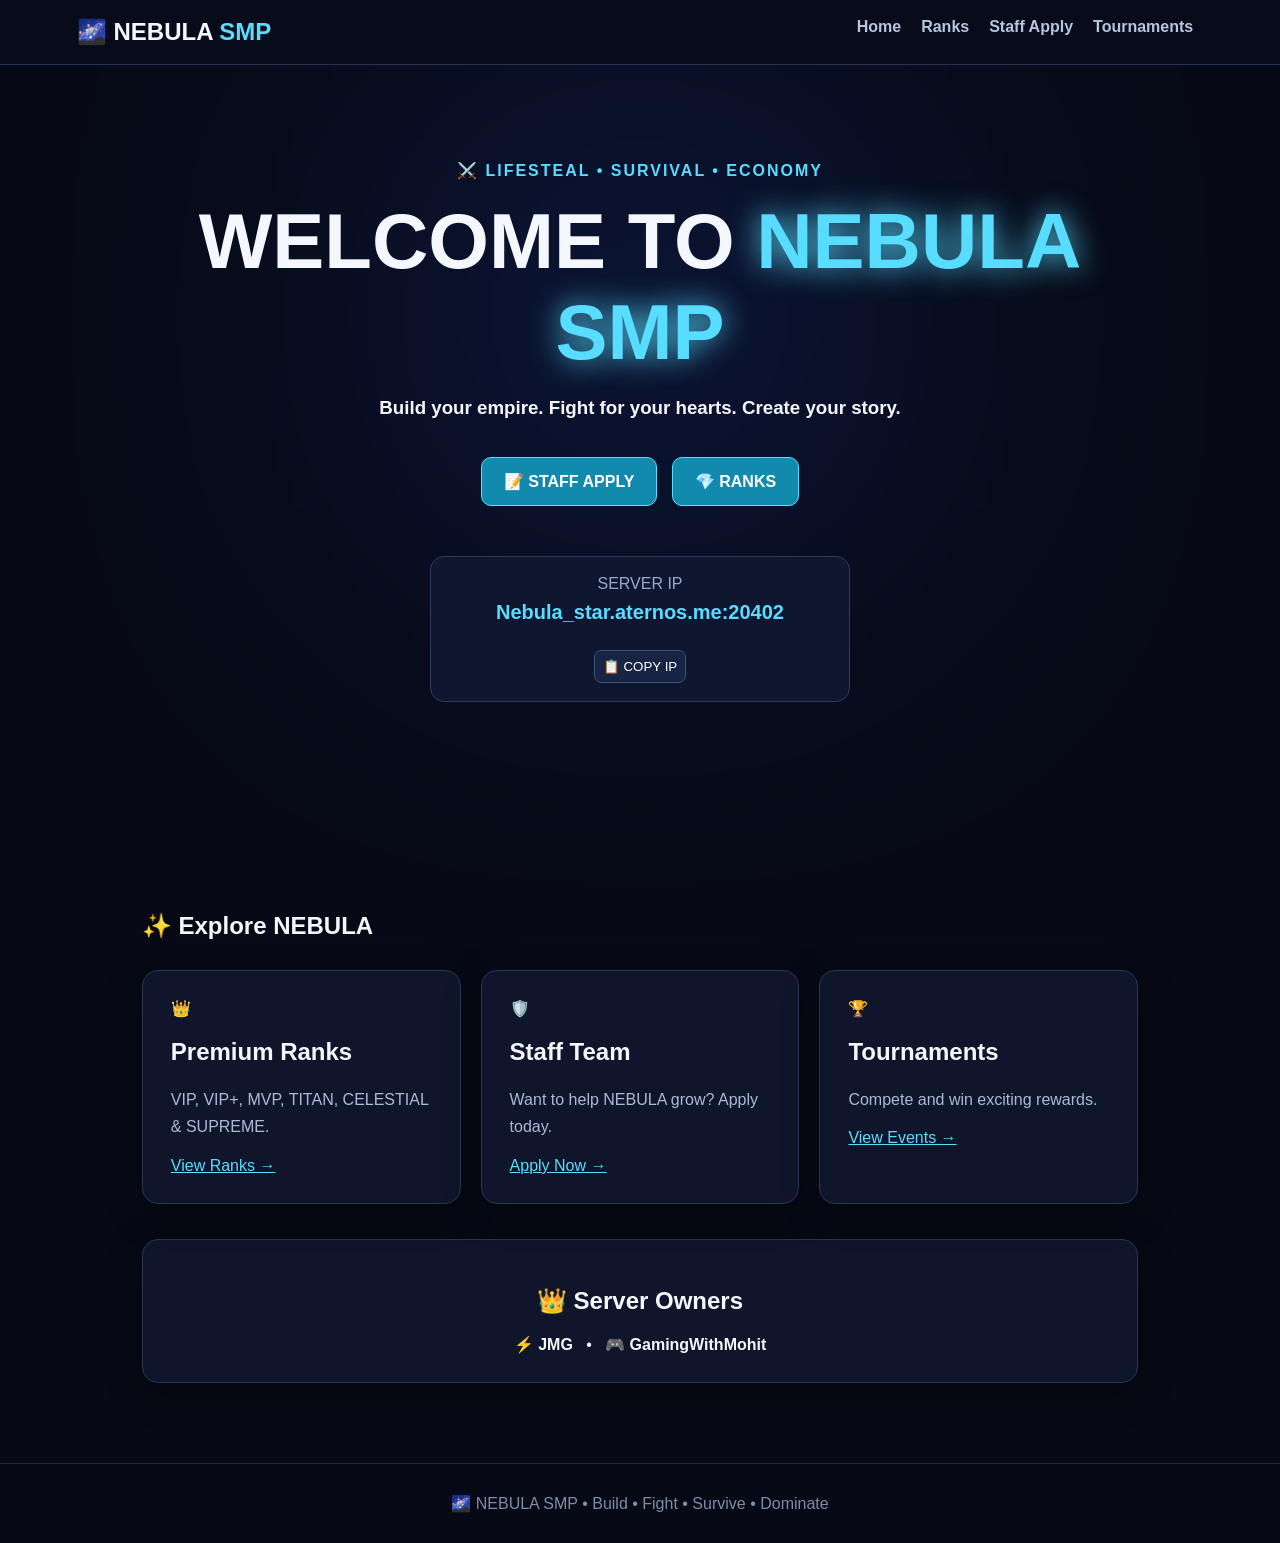
<file: index.html>
<!doctype html><html><head><meta charset="UTF-8"><meta name="viewport" content="width=device-width,initial-scale=1"><title>NEBULA SMP</title><link rel="stylesheet" href="style.css"></head><body>
<nav><b>🌌 NEBULA <i>SMP</i></b><div><a href="index.html">Home</a><a href="ranks.html">Ranks</a><a href="apply.html">Staff Apply</a><a href="tournaments.html">Tournaments</a></div></nav>
<header><p>⚔️ LIFESTEAL • SURVIVAL • ECONOMY</p><h1>WELCOME TO <span>NEBULA SMP</span></h1><h3>Build your empire. Fight for your hearts. Create your story.</h3><a class="btn" href="apply.html">📝 STAFF APPLY</a> <a class="btn" href="ranks.html">💎 RANKS</a><div class="ip">SERVER IP<br><strong>Nebula_star.aternos.me:20402</strong><br><button onclick="navigator.clipboard.writeText('YOUR-SERVER-IP')">📋 COPY IP</button></div></header>
<main><h2>✨ Explore NEBULA</h2><section><article>👑<h2>Premium Ranks</h2><p>VIP, VIP+, MVP, TITAN, CELESTIAL & SUPREME.</p><a href="ranks.html">View Ranks →</a></article><article>🛡️<h2>Staff Team</h2><p>Want to help NEBULA grow? Apply today.</p><a href="apply.html">Apply Now →</a></article><article>🏆<h2>Tournaments</h2><p>Compete and win exciting rewards.</p><a href="tournaments.html">View Events →</a></article></section><div class="owners"><h2>👑 Server Owners</h2><b>⚡ JMG</b> &nbsp; • &nbsp; <b>🎮 GamingWithMohit</b></div></main><footer>🌌 NEBULA SMP • Build • Fight • Survive • Dominate</footer><script src="script.js"></script></body></html>
</file>
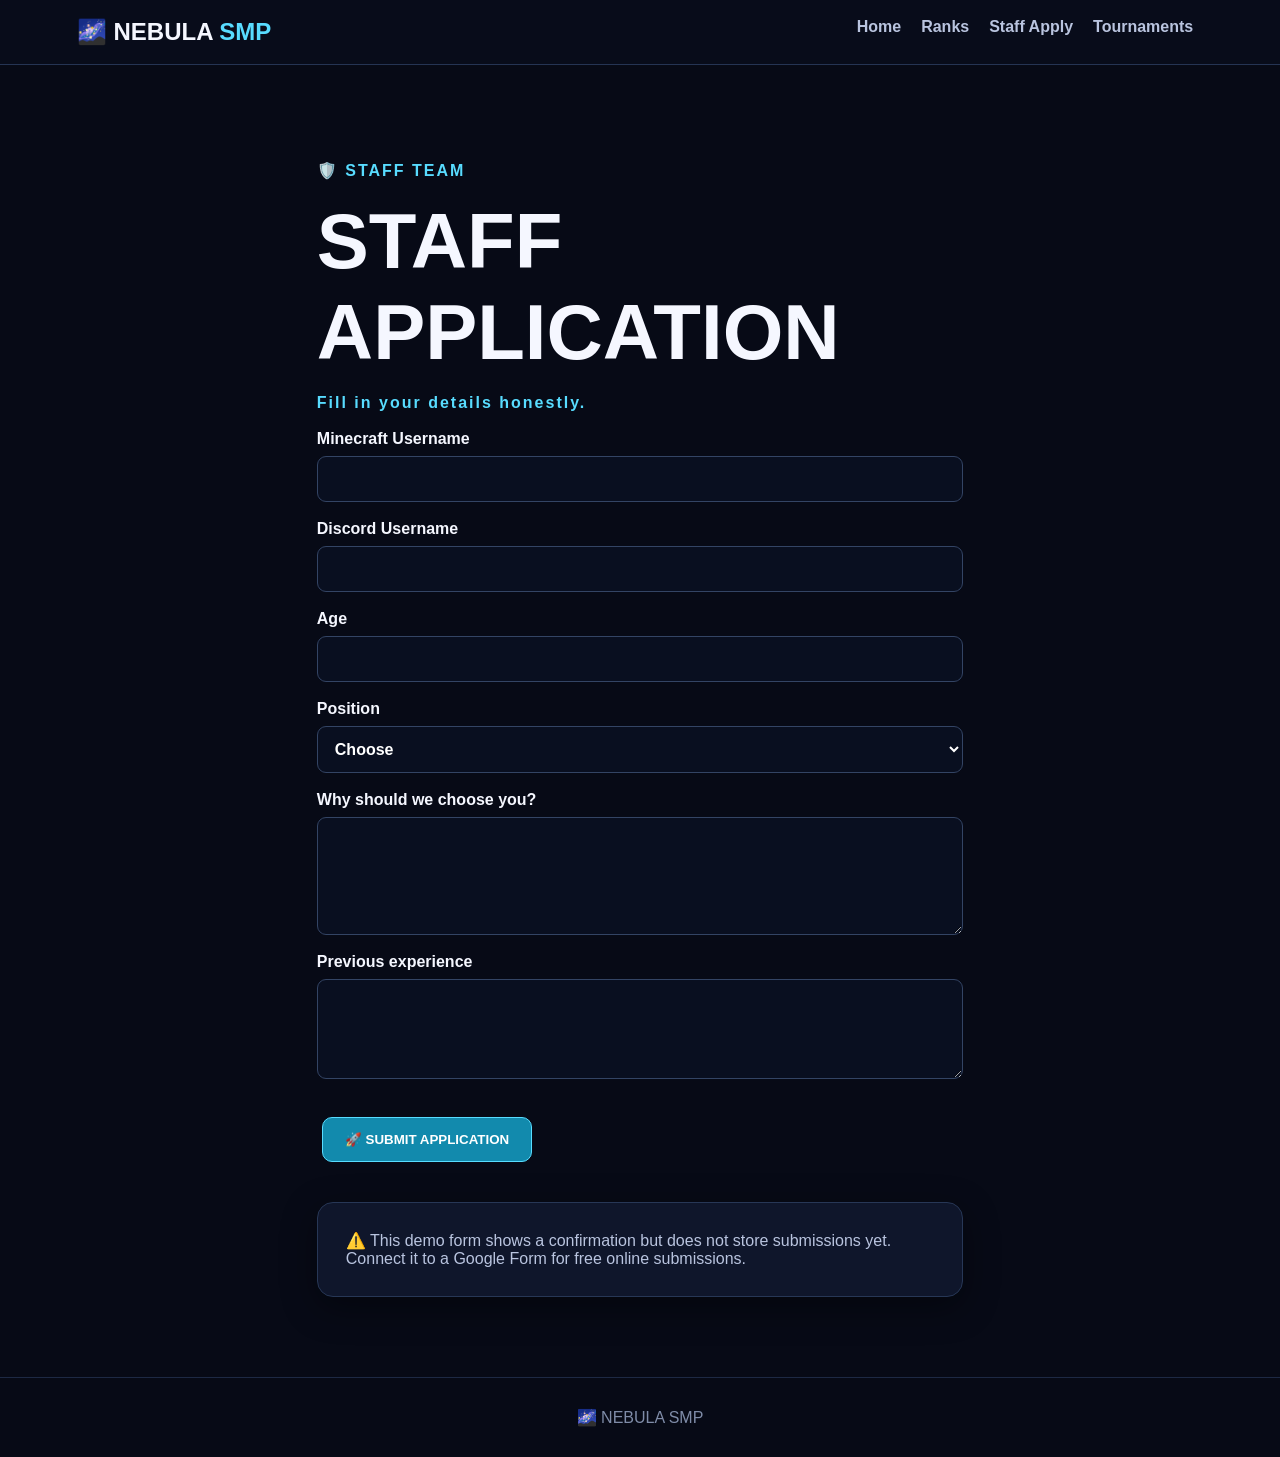
<file: apply.html>
<!doctype html><html><head><meta charset="UTF-8"><meta name="viewport" content="width=device-width,initial-scale=1"><title>Staff Apply | NEBULA SMP</title><link rel="stylesheet" href="style.css"></head><body>
<nav><b>🌌 NEBULA <i>SMP</i></b><div><a href="index.html">Home</a><a href="ranks.html">Ranks</a><a href="apply.html">Staff Apply</a><a href="tournaments.html">Tournaments</a></div></nav><main class="narrow"><p>🛡️ STAFF TEAM</p><h1>STAFF APPLICATION</h1><p>Fill in your details honestly.</p><form id="staffForm"><label>Minecraft Username<input required name="username"></label><label>Discord Username<input required name="discord"></label><label>Age<input required type="number" min="13" name="age"></label><label>Position<select required name="position"><option value="">Choose</option><option>Trial Moderator</option><option>Moderator</option><option>Builder</option><option>Content Staff</option></select></label><label>Why should we choose you?<textarea required name="why" rows="5"></textarea></label><label>Previous experience<textarea name="experience" rows="4"></textarea></label><button class="btn">🚀 SUBMIT APPLICATION</button><p id="msg"></p></form><div class="notice">⚠️ This demo form shows a confirmation but does not store submissions yet. Connect it to a Google Form for free online submissions.</div></main><footer>🌌 NEBULA SMP</footer><script src="script.js"></script></body></html>
</file>
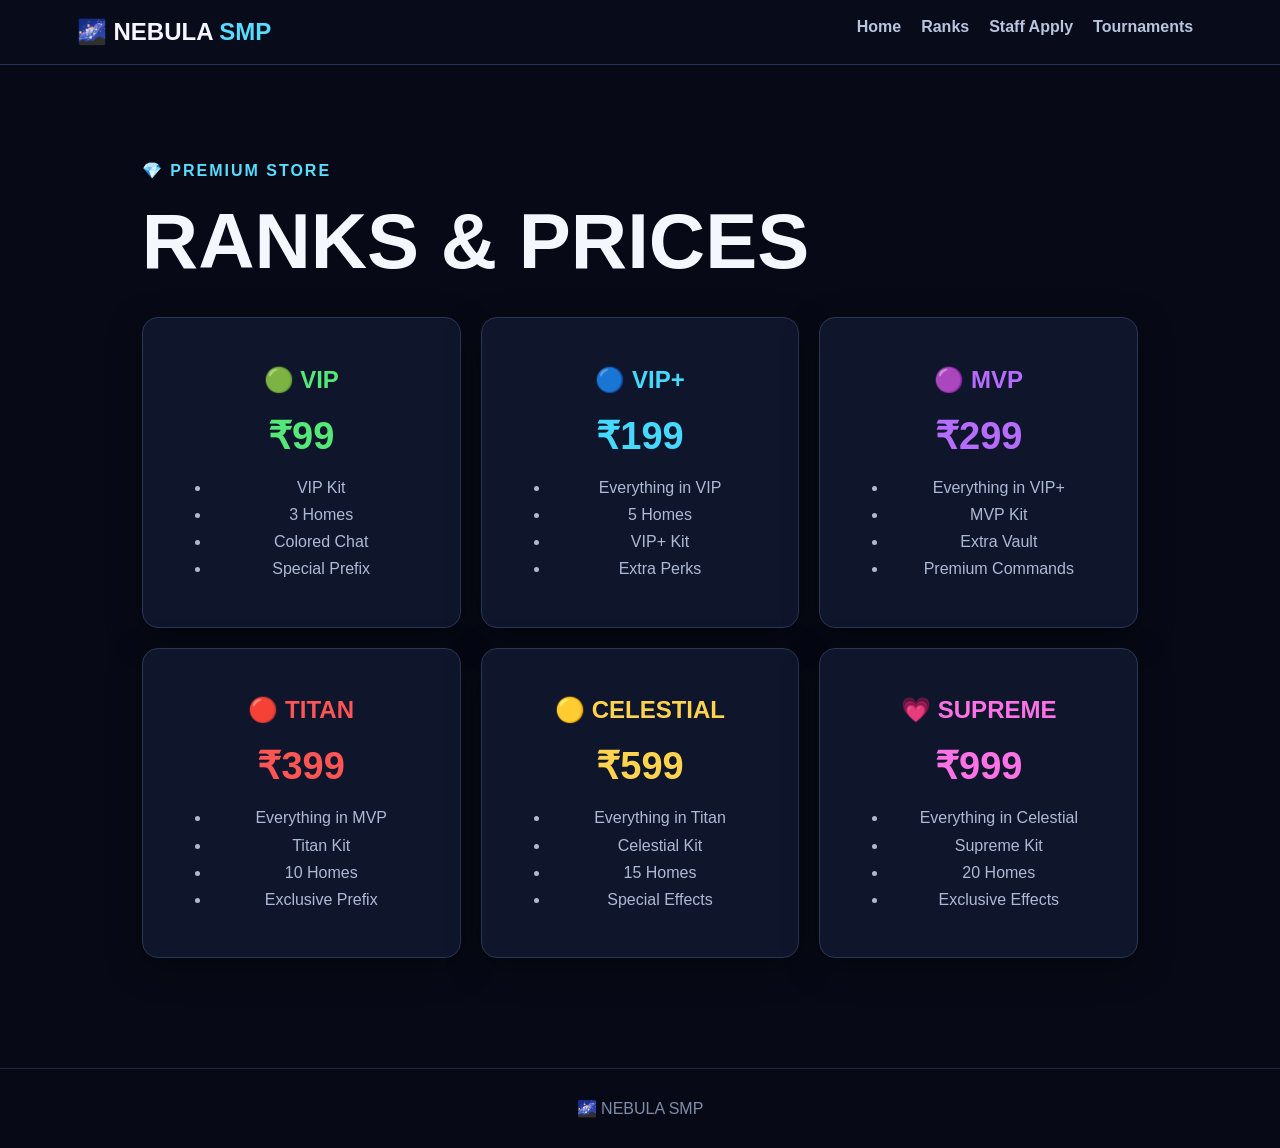
<file: ranks.html>
<!doctype html><html><head><meta charset="UTF-8"><meta name="viewport" content="width=device-width,initial-scale=1"><title>Ranks | NEBULA SMP</title><link rel="stylesheet" href="style.css"></head><body>
<nav><b>🌌 NEBULA <i>SMP</i></b><div><a href="index.html">Home</a><a href="ranks.html">Ranks</a><a href="apply.html">Staff Apply</a><a href="tournaments.html">Tournaments</a></div></nav><main><p>💎 PREMIUM STORE</p><h1>RANKS & PRICES</h1><section>
<article class="rank vip"><h2>🟢 VIP</h2><strong>₹99</strong><ul><li>VIP Kit</li><li>3 Homes</li><li>Colored Chat</li><li>Special Prefix</li></ul></article>
<article class="rank vipplus"><h2>🔵 VIP+</h2><strong>₹199</strong><ul><li>Everything in VIP</li><li>5 Homes</li><li>VIP+ Kit</li><li>Extra Perks</li></ul></article>
<article class="rank mvp"><h2>🟣 MVP</h2><strong>₹299</strong><ul><li>Everything in VIP+</li><li>MVP Kit</li><li>Extra Vault</li><li>Premium Commands</li></ul></article>
<article class="rank titan"><h2>🔴 TITAN</h2><strong>₹399</strong><ul><li>Everything in MVP</li><li>Titan Kit</li><li>10 Homes</li><li>Exclusive Prefix</li></ul></article>
<article class="rank celestial"><h2>🟡 CELESTIAL</h2><strong>₹599</strong><ul><li>Everything in Titan</li><li>Celestial Kit</li><li>15 Homes</li><li>Special Effects</li></ul></article>
<article class="rank supreme"><h2>💗 SUPREME</h2><strong>₹999</strong><ul><li>Everything in Celestial</li><li>Supreme Kit</li><li>20 Homes</li><li>Exclusive Effects</li></ul></article></section></main><footer>🌌 NEBULA SMP</footer></body></html>
</file>
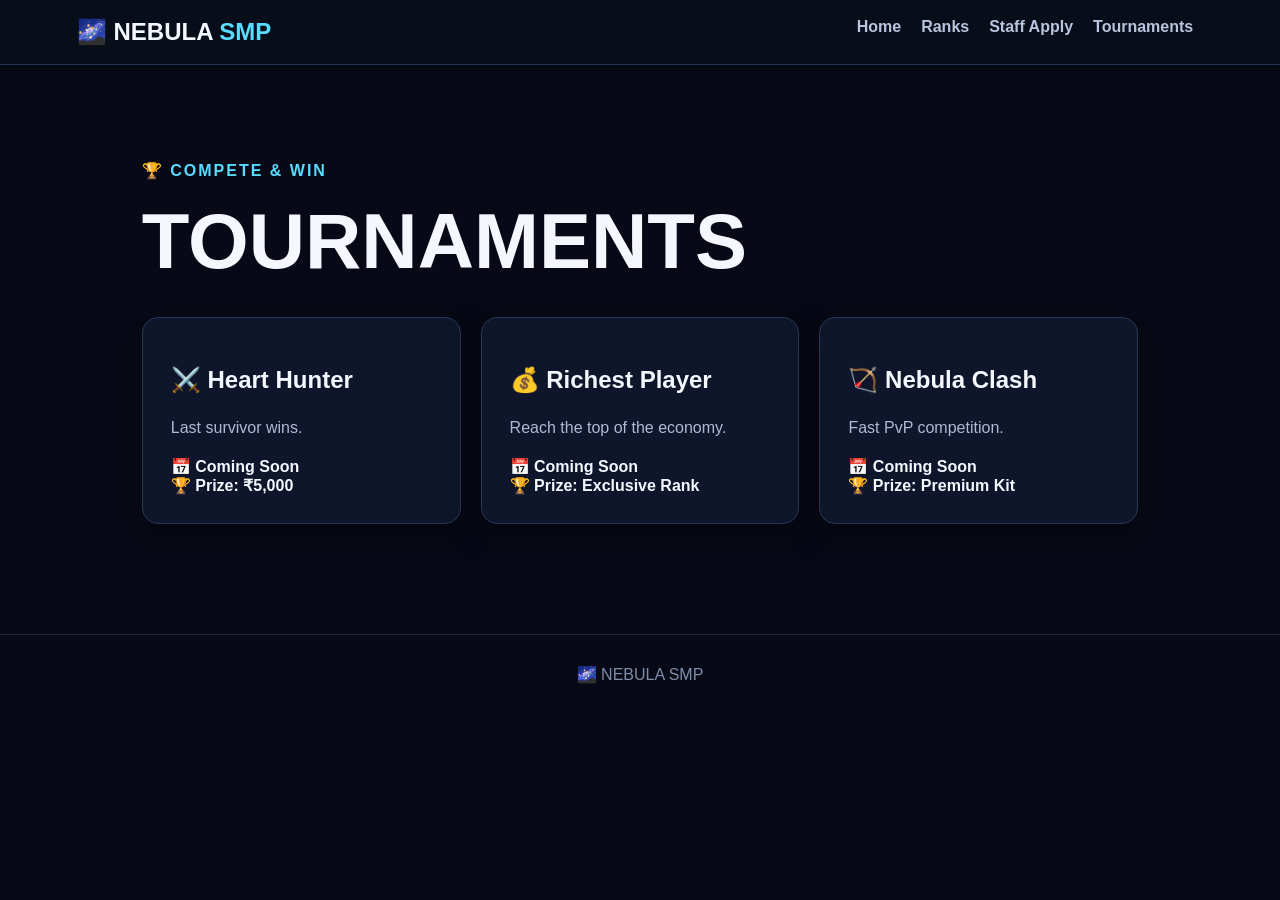
<file: tournaments.html>
<!doctype html><html><head><meta charset="UTF-8"><meta name="viewport" content="width=device-width,initial-scale=1"><title>Tournaments | NEBULA SMP</title><link rel="stylesheet" href="style.css"></head><body>
<nav><b>🌌 NEBULA <i>SMP</i></b><div><a href="index.html">Home</a><a href="ranks.html">Ranks</a><a href="apply.html">Staff Apply</a><a href="tournaments.html">Tournaments</a></div></nav><main><p>🏆 COMPETE & WIN</p><h1>TOURNAMENTS</h1><section><article><h2>⚔️ Heart Hunter</h2><p>Last survivor wins.</p><b>📅 Coming Soon</b><br><strong>🏆 Prize: ₹5,000</strong></article><article><h2>💰 Richest Player</h2><p>Reach the top of the economy.</p><b>📅 Coming Soon</b><br><strong>🏆 Prize: Exclusive Rank</strong></article><article><h2>🏹 Nebula Clash</h2><p>Fast PvP competition.</p><b>📅 Coming Soon</b><br><strong>🏆 Prize: Premium Kit</strong></article></section></main><footer>🌌 NEBULA SMP</footer></body></html>
</file>
<file: style.css>
*{box-sizing:border-box}body{margin:0;background:#070a16;color:#f5f7ff;font-family:Arial,sans-serif}nav{position:sticky;top:0;z-index:2;display:flex;justify-content:space-between;gap:20px;flex-wrap:wrap;padding:18px 6%;background:#090d1bef;border-bottom:1px solid #253453}nav b{font-size:24px}nav i{color:#58dcff;font-style:normal}nav a{color:#b9c4df;text-decoration:none;margin:0 10px;font-weight:bold}nav a:hover{color:#58dcff}header,main{max-width:1150px;margin:auto;padding:80px 6%}header{text-align:center;min-height:75vh;position:relative}header:before{content:"";position:absolute;width:500px;height:500px;background:#275cff;filter:blur(150px);opacity:.16;left:50%;top:0;transform:translateX(-50%);z-index:-1}h1{font-size:clamp(42px,7vw,78px);margin:15px 0}h1 span{color:#58dcff;text-shadow:0 0 30px #58dcff}header p,main>p{color:#58dcff;font-weight:900;letter-spacing:2px}.btn{display:inline-block;margin:20px 5px;padding:14px 22px;background:#128aad;color:white;border:1px solid #58dcff;border-radius:10px;text-decoration:none;font-weight:900;cursor:pointer}.ip{margin:30px auto;padding:18px;max-width:420px;background:#0f1730;border:1px solid #2c3b5d;border-radius:14px;color:#9da9c4}.ip strong{display:block;color:#58dcff;font-size:20px;margin:8px}.ip button{padding:8px;background:#172444;color:white;border:1px solid #405273;border-radius:7px}section{display:grid;grid-template-columns:repeat(auto-fit,minmax(240px,1fr));gap:20px;margin:30px 0}article,.owners,.notice{background:#0f162b;border:1px solid #273756;border-radius:16px;padding:28px;box-shadow:0 10px 35px #0006}article:hover{border-color:#58dcff;transform:translateY(-3px)}article p,li{color:#aeb9d5;line-height:1.7}article a{color:#58dcff}.owners{text-align:center;margin-top:35px}.rank{text-align:center}.rank strong{display:block;font-size:38px;margin:15px}.vip h2,.vip strong{color:#55e878}.vipplus h2,.vipplus strong{color:#45d9ff}.mvp h2,.mvp strong{color:#b66cff}.titan h2,.titan strong{color:#ff5555}.celestial h2,.celestial strong{color:#ffd34d}.supreme h2,.supreme strong{color:#ff72e6}.narrow{max-width:800px;min-height:75vh}label{display:block;margin:18px 0;font-weight:bold}input,select,textarea{display:block;width:100%;margin-top:8px;padding:13px;background:#090f20;color:white;border:1px solid #334464;border-radius:9px;font:inherit}.notice{margin-top:20px;color:#b9c4df}footer{text-align:center;padding:30px;color:#7f8ca8;border-top:1px solid #1d2944}@media(max-width:700px){nav{flex-direction:column}nav a{display:inline-block;margin:5px}header,main{padding:55px 5%}}
</file>
